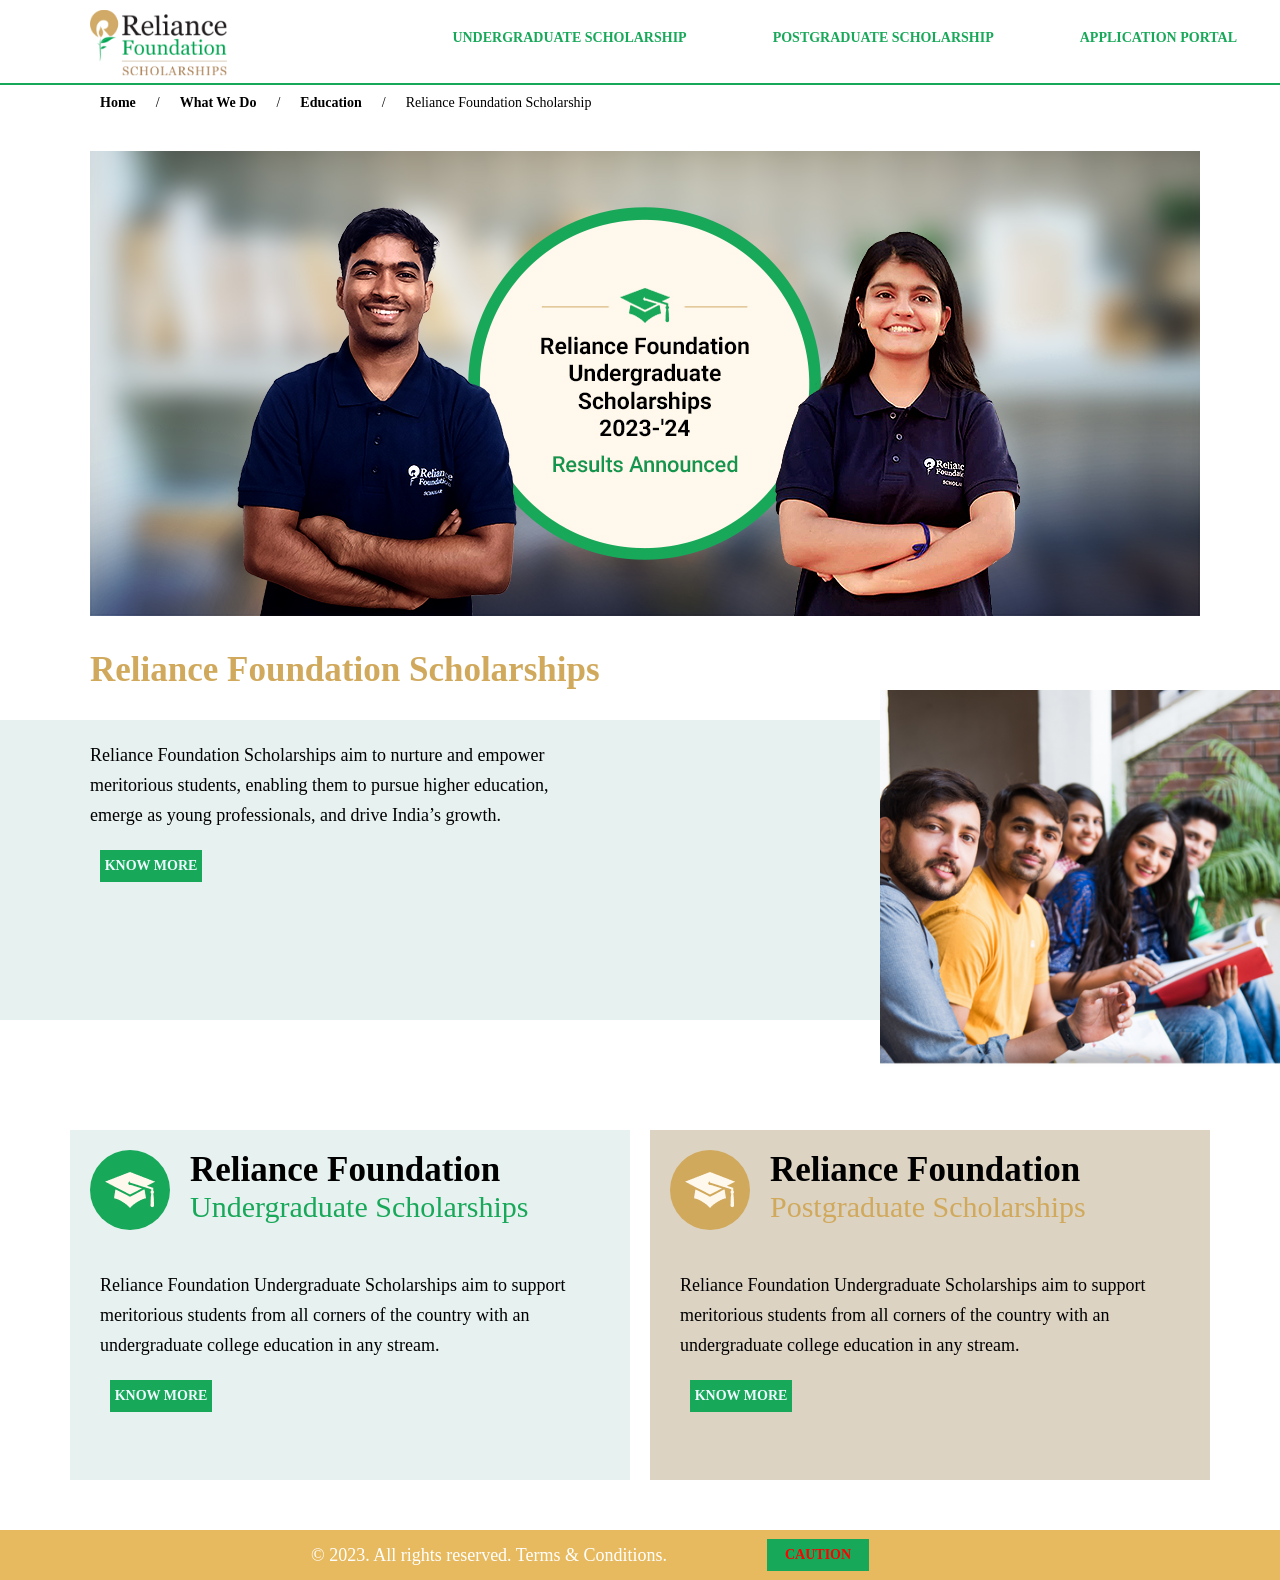
<file: Project-2 Reliance foundation website/index.html>
<!DOCTYPE html>
<html lang="en">

<head>
    <meta charset="UTF-8">
    <meta name="viewport" content="width=device-width, initial-scale=1.0">
    <title>Reliance Foundation</title>
    <link rel="stylesheet" href="CSS/style.css">
    <link rel="stylesheet" href="CSS/utils.css">
</head>

<body>
    <header>
        <nav>
            <div class="logo">
                <img src="img/RF-Scholarhsip-logo.jpg" alt="Reliance Foundation">
            </div>
            <div class="division">
                <ul>
                    <li>UNDERGRADUATE SCHOLARSHIP</li>
                    <li>POSTGRADUATE SCHOLARSHIP</li>
                    <li>APPLICATION PORTAL</li>
                </ul>
            </div>
        </nav>
    </header>
    <hr color="#18A859">
    <Main>

    
    <div class="list">
        <p class="my-2">Home</p>
        <p class="my-1">/</p>
        <p class="my-2">What We Do</p>
        <p class="my-1">/</p>
        <p class="my-2">Education</p>
        <p class="my-1">/</p>
        <p class="my-1">Reliance Foundation Scholarship</p>
    </div>
    <div class="result">
        <img src="img/RFUGScholarshipsResultsAnnounced17Jan2024.jpg" alt="">
    </div>

    <div class="container">
        <div class="heading">Reliance Foundation Scholarships</div>
        <div class="some">
        <div class="details">
           
           <p class="my-3">
            Reliance Foundation Scholarships aim to nurture and empower meritorious students, enabling them to pursue higher education, emerge as young professionals, and drive India’s growth.
        </p>
        
        <div class="button">
            <p>
            KNOW MORE
        </p>
        </div>
        </div>
        <div class="pic">
            <img src="img/rectangle.png" alt="" height="400px" width="400px">
        </div>
    </div>
    
    </div>
    
    <div class="container1">
        
        <div class="some1">
        <div class="detail">
        <div class="details1">
            <div class="image">
                <img src="img/hat.png" alt="">
            </div>
            <div class="heads">
            <p class="heading-1">Reliance Foundation</p>
            <p class="heading-2">Undergraduate Scholarships</p>
        </div>
    </div> 
           <p class="my-4">
            Reliance Foundation Undergraduate Scholarships aim to support meritorious students from all corners of the country with an undergraduate college education in any stream.
        </p>
        
        <div class="button1">
            <p>
            KNOW MORE
        </p>
        </div>
    </div>
    <div class="some1">
        <div class="detail2">
        <div class="details1">
            <div class="image1">
                <img src="img/hat.png" alt="">
            </div>
            <div class="heads">
            <p class="heading-1">Reliance Foundation</p>
            <p class="heading-3">Postgraduate Scholarships</p>
        </div>
    </div> 
           <p class="my-4">
            Reliance Foundation Undergraduate Scholarships aim to support meritorious students from all corners of the country with an undergraduate college education in any stream.
        </p>
        
        <div class="button1">
            <p>
            KNOW MORE
        </p>
        </div>
    </div>
    </div> 
</Main>
<footer>
    <p>© 2023. All rights reserved. Terms & Conditions.</p>
    <div class="button caution">CAUTION</div>
</footer>

</body>

</html>
</file>
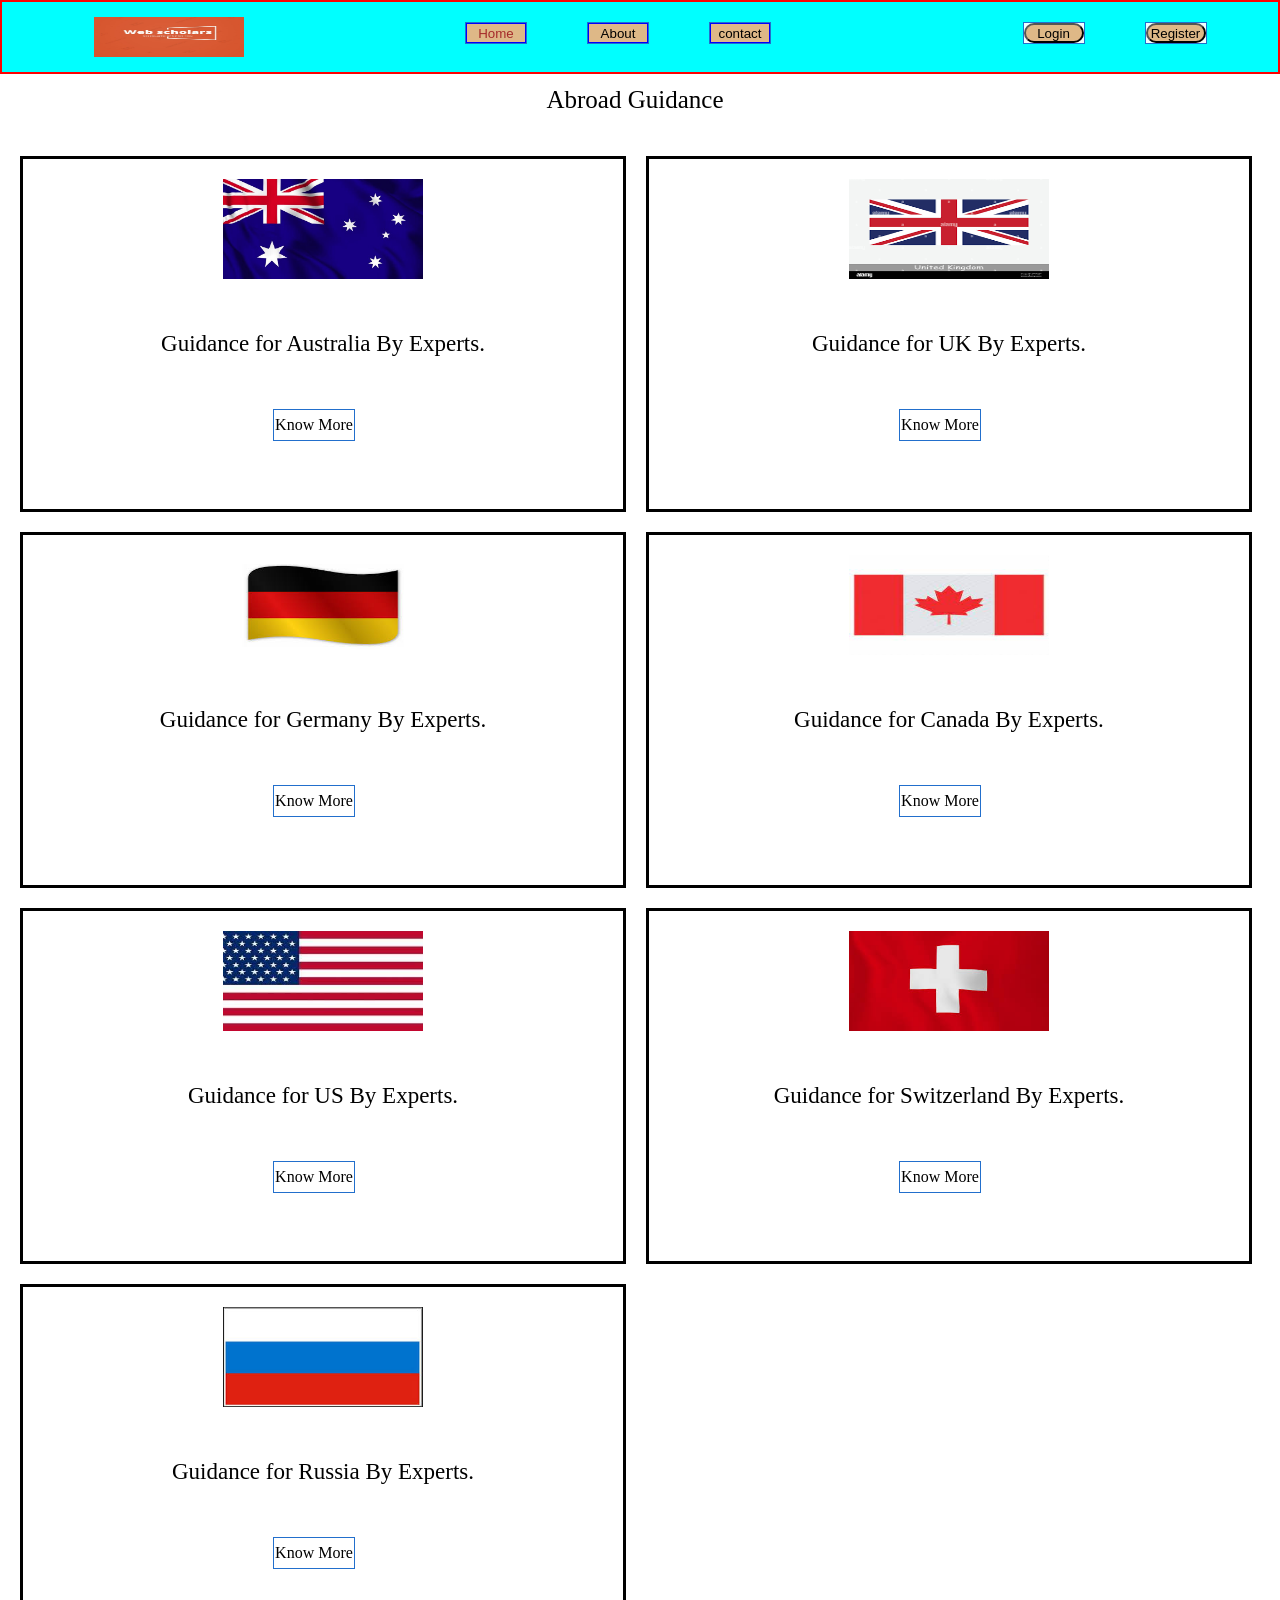
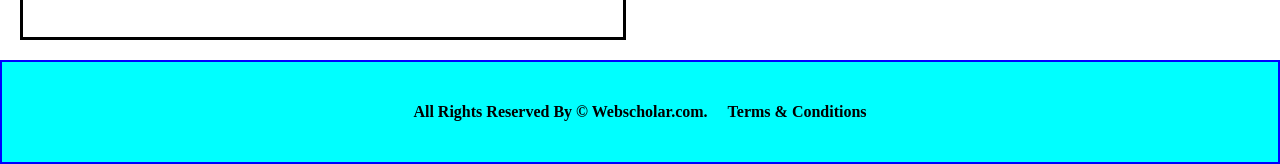
<file: Web Scholar Portal/Abroad.html>
<!DOCTYPE html>
<html lang="en">
<head>
    <meta charset="UTF-8">
    <meta name="viewport" content="width=device-width, initial-scale=1.0">
    <title>Guidance For Study Abroad</title>
    <link rel="stylesheet" href="CSS/style.css">
    <link rel="stylesheet" href="CSS/utils.css">
    <script type="text/javascript" src="js/Onclick.js"></script>
</head>
<body>
<header>
    <nav>
        <a href="About.html"><img src="img/WhatsApp Image 2024-05-19 at 11.09.16_8078d72b.jpg" alt="" height="40px" width="150px"></a>
        <ul>
            <li><button id="but" class="active button" onclick="Home()"> Home </button></li>
            <li> <button id="but" class="button" onclick="About()"> About </li>
            <li> <button id="but" class="button" onclick="Contact()"> contact</li>
        </ul>
        <ul >
            <li> <button id="but2" onclick="Login()">Login</button></li> 
            <li> <button id="but2" onclick="Register()">Register</button></li>
        </ul>
    </nav>
</header>
    <div class="avl">
        <p>Abroad Guidance</p>
    </div>
    <Main>
    <div class="main2">
    <div class="main">
        <div class="s1">
            <div class="abdimg">
            <img src="img/aus.jpg" alt="" height="50px" width="150px">
        </div>
            <p style="font-size: 23px;">
                <br><br>
                Guidance for Australia By Experts.
                <br>
                <br><br>
                </p>
                
            <div class="button4">Know More</div>
        </div>
            <div class="s1">
                <div class="abdimg">
                <img src="img/uk.png" alt="" height="50px" width="150px">
            </div>
                <p style="font-size: 23px;">
                    <br><br>
                    Guidance for UK By Experts.
                    <br>
                    <br><br>
                    </p>
                    
                <div class="button4">Know More</div>
            </div>
            
        </div>
        <div class="main">
            <div class="s1">
                <div class="abdimg">
                <img src="img/germany.jpeg" alt="" height="50px" width="150px">
            </div>
                <p style="font-size: 23px;">
                    <br><br>
                    Guidance for Germany By Experts.
                    <br>
                    <br><br>
                    </p>
                    
                <div class="button4">Know More</div>
            </div>
                <div class="s1">
                    <div class="abdimg">
                    <img src="img/canada.jpeg" alt="" height="50px" width="150px">
                </div>
                    <p style="font-size: 23px;">
                        <br><br>
                        Guidance for Canada By Experts.
                        <br>
                        <br><br>
                        </p>
                        
                    <div class="button4">Know More</div>
                </div>
                
            </div>
            <div class="main">
                <div class="s1">
                    <div class="abdimg">
                    <img src="img/us.jpeg" alt="" height="50px" width="150px">
                </div>
                    <p style="font-size: 23px;">
                        <br><br>
                        Guidance for US By Experts.
                        <br>
                        <br><br>
                        </p>
                        
                    <div class="button4">Know More</div>
                </div>
                    <div class="s1">
                        <div class="abdimg">
                        <img src="img/switz.jpeg" alt="" height="50px" width="150px">
                    </div>
                        <p style="font-size: 23px;">
                            <br><br>
                            Guidance for Switzerland By Experts.
                            <br>
                            <br><br>
                            </p>
                            
                        <div class="button4">Know More</div>
                    </div>
                    
                </div>
                <div class="main">
                    <div class="s1">
                        <div class="abdimg">
                        <img src="img/russia.jpeg" alt="" height="50px" width="150px">
                    </div>
                        <p style="font-size: 23px;">
                            <br><br>
                            Guidance for Russia By Experts.
                            <br>
                            <br><br>
                            </p>
                            
                        <div class="button4">Know More</div>
                    </div>
                    </div>
                    
        </div>
        
    </Main>
    <Footer>
        <p>All Rights Reserved By &copy; Webscholar.com. </p>
        <p class="terms">Terms & Conditions</p>
    </Footer>
    </body>
    </html>
</file>
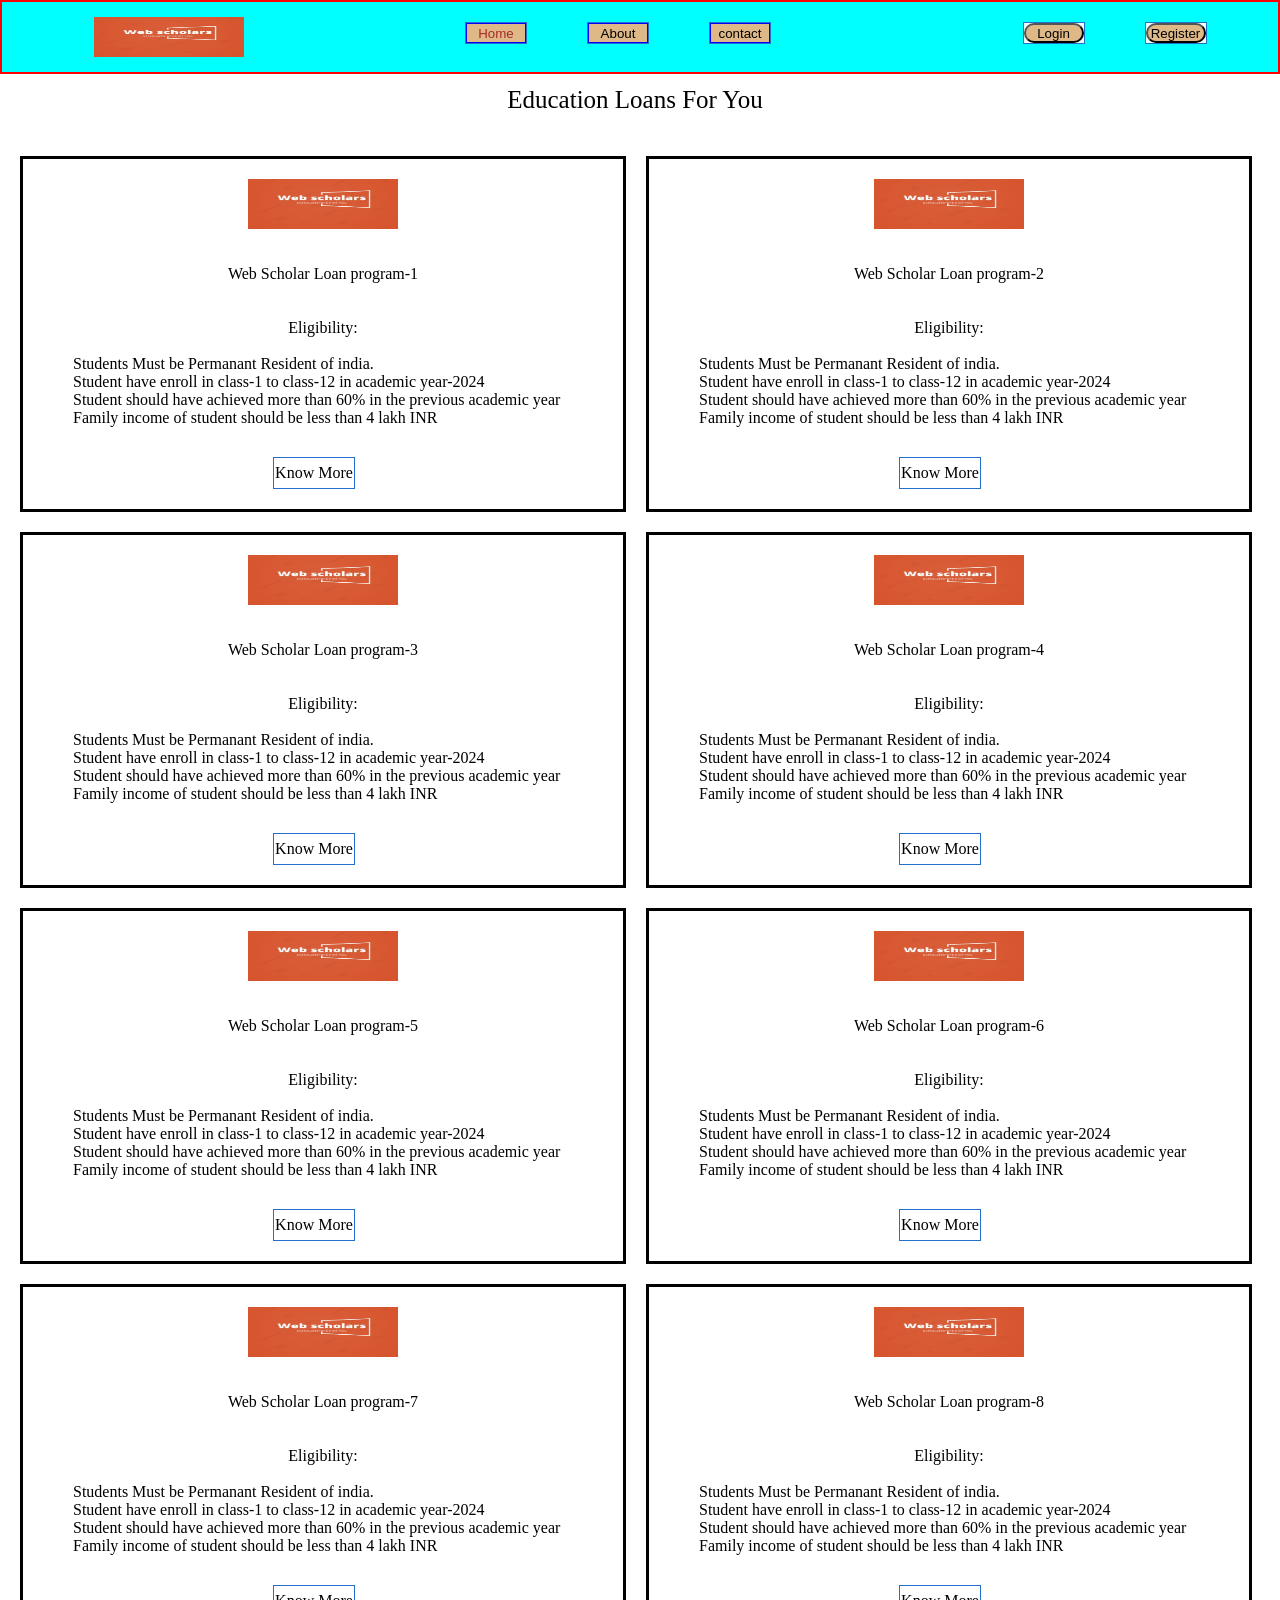
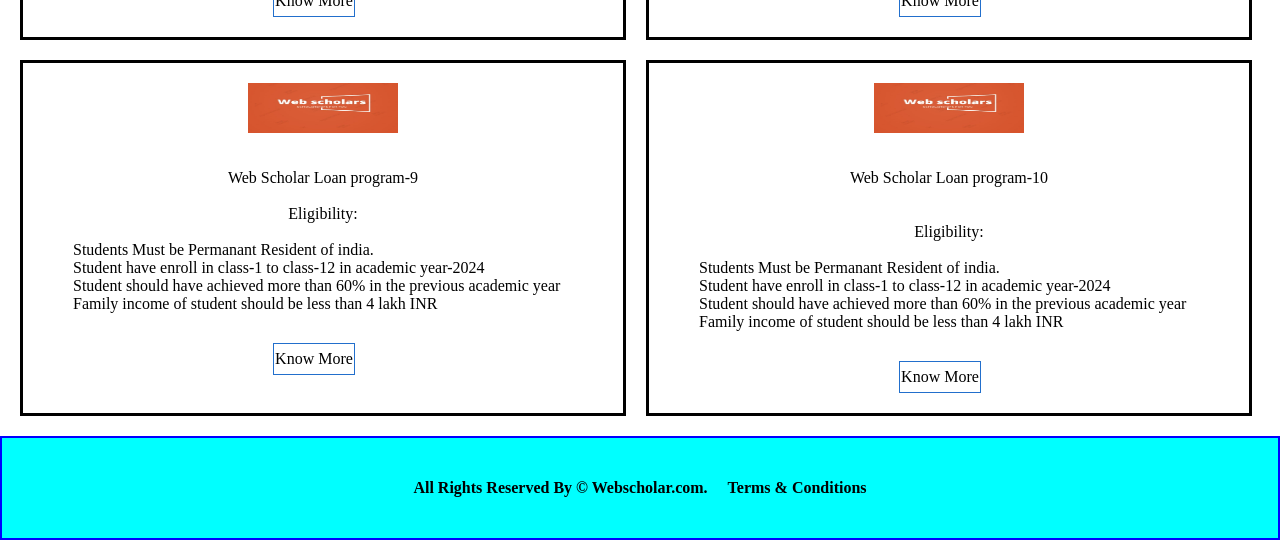
<file: Web Scholar Portal/Educationloan.html>
<!DOCTYPE html>
<html lang="en">
<head>
    <meta charset="UTF-8">
    <meta name="viewport" content="width=device-width, initial-scale=1.0">
    <title>Education loans</title>
    <link rel="stylesheet" href="CSS/style.css">
    <link rel="stylesheet" href="CSS/utils.css">
    <script type="text/javascript" src="js/Onclick.js"></script>
</head>
<body>
    <header>
        <nav>
            <a href="About.html"><img src="img/WhatsApp Image 2024-05-19 at 11.09.16_8078d72b.jpg" alt="" height="40px" width="150px"></a>
            <ul>
                <li><button id="but" class="active button" onclick="Home()"> Home </button></li>
                <li> <button id="but" class="button" onclick="About()"> About </li>
                <li> <button id="but" class="button" onclick="Contact()"> contact</li>
            </ul>
            <ul >
                <li> <button id="but2" onclick="Login()">Login</button></li> 
                <li> <button id="but2" onclick="Register()">Register</button></li>
            </ul>
        </nav>
    </header>
    <div class="avl">
        <p>Education Loans For You</p>
    </div>
    <Main>
    <div class="main2">
    <div class="main">
        
        <div class="s1">
            <div class="sclimg">
            <img src="img/WhatsApp Image 2024-05-19 at 11.09.16_8078d72b.jpg" alt="" height="50px" width="150px">
        </div>
            <p>
                <br><br>
                Web Scholar Loan program-1
                <br>
                <br><br>
                <p>Eligibility:
                </p>
            </p>
           
               <br>
               <div class="det">
               Students Must be Permanant Resident of india.
               <br>
               Student have enroll in class-1 to class-12 in academic year-2024
               <br>
               Student should have achieved more than 60% in the previous academic year
               <br>
               Family income of student should be less than 4 lakh INR
               <br>
            </p>
            <div class="button3">Know More</div>
        </div>
        </div>
        <div class="s1">
            <div class="sclimg">
            <img src="img/WhatsApp Image 2024-05-19 at 11.09.16_8078d72b.jpg" alt="" height="50px" width="150px">
        </div>
            <p>
                <br><br>
                Web Scholar Loan program-2
                <br>
                <br><br>
                <p>Eligibility:
                </p>
            </p>
           
               <br>
               <div class="det">
               Students Must be Permanant Resident of india.
               <br>
               Student have enroll in class-1 to class-12 in academic year-2024
               <br>
               Student should have achieved more than 60% in the previous academic year
               <br>
               Family income of student should be less than 4 lakh INR
               <br>
            </p>
            <div class="button3">Know More</div>
        </div>
        </div>

    </div>
    <div class="main">
        <div class="s1">
            <div class="sclimg">
            <img src="img/WhatsApp Image 2024-05-19 at 11.09.16_8078d72b.jpg" alt="" height="50px" width="150px">
        </div>
            <p>
                <br><br>
                Web Scholar Loan program-3
                <br>
                <br><br>
                <p>Eligibility:
                </p>
            </p>
           
               <br>
               <div class="det">
               Students Must be Permanant Resident of india.
               <br>
               Student have enroll in class-1 to class-12 in academic year-2024
               <br>
               Student should have achieved more than 60% in the previous academic year
               <br>
               Family income of student should be less than 4 lakh INR
               <br>
            </p>
            <div class="button3">Know More</div>
        </div>
        </div>
        <div class="s1">
            <div class="sclimg">
            <img src="img/WhatsApp Image 2024-05-19 at 11.09.16_8078d72b.jpg" alt="" height="50px" width="150px">
        </div>
            <p>
                <br><br>
                Web Scholar Loan program-4
                <br>
                <br><br>
                <p>Eligibility:
                </p>
            </p>
           
               <br>
               <div class="det">
               Students Must be Permanant Resident of india.
               <br>
               Student have enroll in class-1 to class-12 in academic year-2024
               <br>
               Student should have achieved more than 60% in the previous academic year
               <br>
               Family income of student should be less than 4 lakh INR
               <br>
            </p>
            <div class="button3">Know More</div>
        </div>
        </div>

    </div>
    <div class="main">
        <div class="s1">
            <div class="sclimg">
            <img src="img/WhatsApp Image 2024-05-19 at 11.09.16_8078d72b.jpg" alt="" height="50px" width="150px">
        </div>
            <p>
                <br><br>
                Web Scholar Loan program-5
                <br>
                <br><br>
                <p>Eligibility:
                </p>
            </p>
           
               <br>
               <div class="det">
               Students Must be Permanant Resident of india.
               <br>
               Student have enroll in class-1 to class-12 in academic year-2024
               <br>
               Student should have achieved more than 60% in the previous academic year
               <br>
               Family income of student should be less than 4 lakh INR
               <br>
            </p>
            <div class="button3">Know More</div>
        </div>
        </div>
        <div class="s1">
            <div class="sclimg">
            <img src="img/WhatsApp Image 2024-05-19 at 11.09.16_8078d72b.jpg" alt="" height="50px" width="150px">
        </div>
            <p>
                <br><br>
                Web Scholar Loan program-6
                <br>
                <br><br>
                <p>Eligibility:
                </p>
            </p>
           
               <br>
               <div class="det">
               Students Must be Permanant Resident of india.
               <br>
               Student have enroll in class-1 to class-12 in academic year-2024
               <br>
               Student should have achieved more than 60% in the previous academic year
               <br>
               Family income of student should be less than 4 lakh INR
               <br>
            </p>
            <div class="button3">Know More</div>
        </div>
        </div>

    </div>
    <div class="main">
        <div class="s1">
            <div class="sclimg">
            <img src="img/WhatsApp Image 2024-05-19 at 11.09.16_8078d72b.jpg" alt="" height="50px" width="150px">
        </div>
            <p>
                <br><br>
                Web Scholar Loan program-7
                <br>
                <br><br>
                <p>Eligibility:
                </p>
            </p>
           
               <br>
               <div class="det">
               Students Must be Permanant Resident of india.
               <br>
               Student have enroll in class-1 to class-12 in academic year-2024
               <br>
               Student should have achieved more than 60% in the previous academic year
               <br>
               Family income of student should be less than 4 lakh INR
               <br>
            </p>
            <div class="button3">Know More</div>
        </div>
        </div>
        <div class="s1">
            <div class="sclimg">
            <img src="img/WhatsApp Image 2024-05-19 at 11.09.16_8078d72b.jpg" alt="" height="50px" width="150px">
        </div>
            <p>
                <br><br>
                Web Scholar Loan program-8
                <br>
                <br><br>
                <p>Eligibility:
                </p>
            </p>
           
               <br>
               <div class="det">
               Students Must be Permanant Resident of india.
               <br>
               Student have enroll in class-1 to class-12 in academic year-2024
               <br>
               Student should have achieved more than 60% in the previous academic year
               <br>
               Family income of student should be less than 4 lakh INR
               <br>
            </p>
            <div class="button3">Know More</div>
        </div>
        </div>

    </div>
    <div class="main">
        <div class="s1">
            <div class="sclimg">
            <img src="img/WhatsApp Image 2024-05-19 at 11.09.16_8078d72b.jpg" alt="" height="50px" width="150px">
        </div>
            <p>
                <br><br>
                Web Scholar Loan program-9
                <br><br>
                <p>Eligibility:
                </p>
            </p>
           
               <br>
               <div class="det">
               Students Must be Permanant Resident of india.
               <br>
               Student have enroll in class-1 to class-12 in academic year-2024
               <br>
               Student should have achieved more than 60% in the previous academic year
               <br>
               Family income of student should be less than 4 lakh INR
               <br>
            </p>
            <div class="button3">Know More</div>
        </div>
        </div>
        <div class="s1">
            <div class="sclimg">
            <img src="img/WhatsApp Image 2024-05-19 at 11.09.16_8078d72b.jpg" alt="" height="50px" width="150px">
        </div>
            <p>
                <br><br>
                Web Scholar Loan program-10
                <br>
                <br><br>
                <p>Eligibility:
                </p>
            </p>
           
               <br>
               <div class="det">
               Students Must be Permanant Resident of india.
               <br>
               Student have enroll in class-1 to class-12 in academic year-2024
               <br>
               Student should have achieved more than 60% in the previous academic year
               <br>
               Family income of student should be less than 4 lakh INR
               <br>
            </p>
            <div class="button3">Know More</div>
        </div>
        </div>

    </div>
</div>
    </Main>
    <Footer>
        <p>All Rights Reserved By &copy; Webscholar.com. </p>
        <p class="terms">Terms & Conditions</p>
    </Footer>
</body>
</html>
</file>
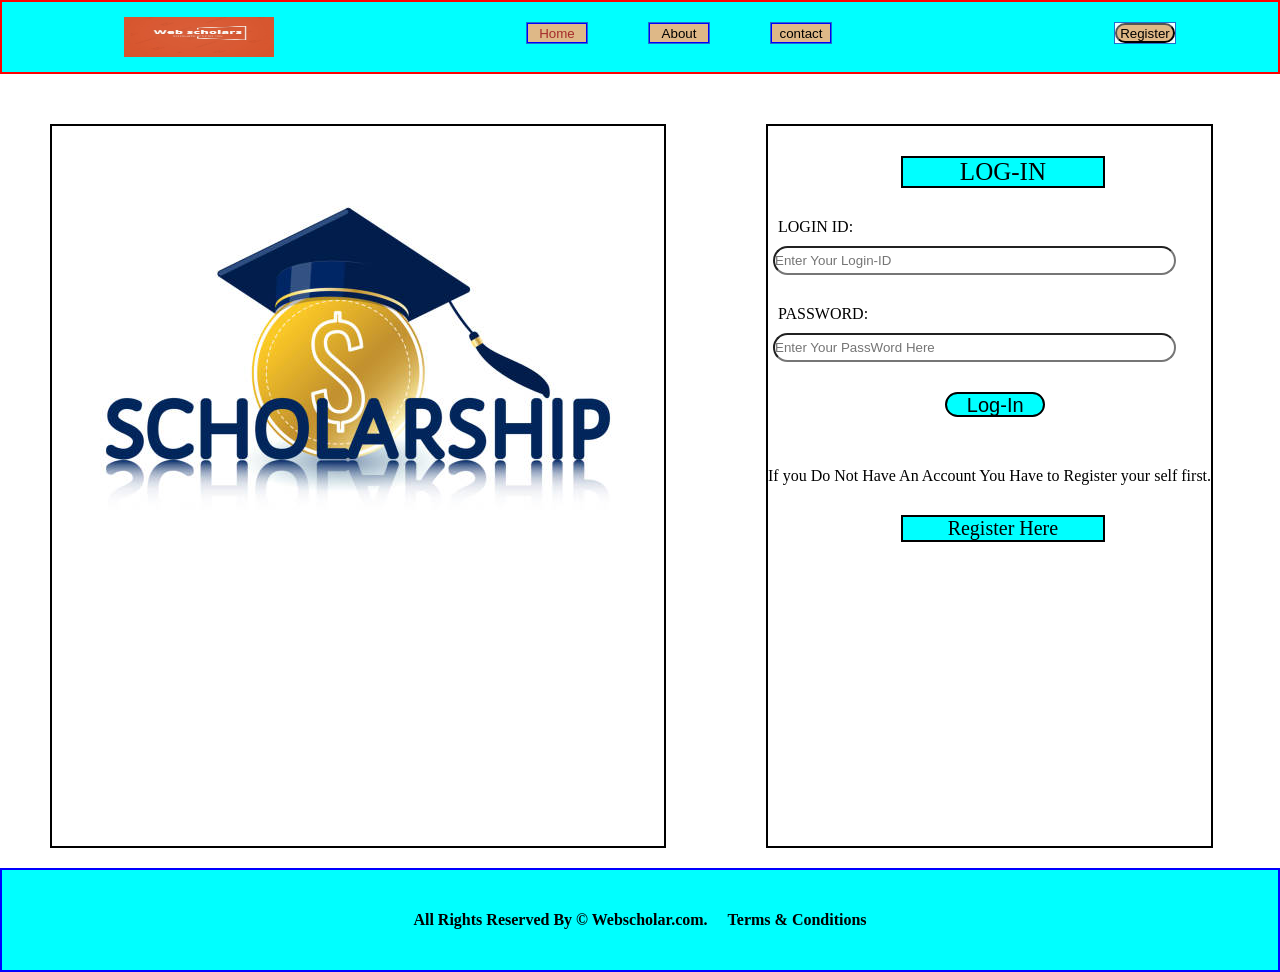
<file: Web Scholar Portal/Login.html>
<!DOCTYPE html>
<html lang="en">
<head>
    <meta charset="UTF-8">
    <meta name="viewport" content="width=device-width, initial-scale=1.0">
    <title>Login Page</title>
    <link rel="stylesheet" href="CSS/style.css">
    <link rel="stylesheet" href="CSS/utils.css">
    <script type="text/javascript" src="js/Onclick.js"></script>
</head>
<body>
    <header>
        <nav>
            <a href="About.html"><img src="img/WhatsApp Image 2024-05-19 at 11.09.16_8078d72b.jpg" alt="" height="40px" width="150px"></a>
            <ul>
                <li><button id="but" class="active button" onclick="Home()"> Home </button></li>
                <li> <button id="but" class="button" onclick="About()"> About </li>
                <li> <button id="but" class="button" onclick="Contact()"> contact</li>
            </ul>
            <ul >
                <!-- <li> <button id="but2" onclick="Login()">Login</button></li>  -->
                <li> <button id="but2" onclick="Register()">Register</button></li>
            </ul>
        </nav>
    </header>
    <Main>
    <div class="leftimage">
        <img src="img/istockphoto-1366851749-612x612.jpg" alt="">
    </div>
    <form action="Home.html">
    <div class="login">
        
        <p class="login1">LOG-IN</p>
        <p class="login-2">LOGIN ID:</p>
        <input type="text" name="" id="" placeholder="Enter Your Login-ID" required>
        <p class="login-2">PASSWORD:</p>
        <input type="password" placeholder="Enter Your PassWord Here" required >
        <input type="submit" id="log-but" value="Log-In"></p>
        <p class="reg">If you Do Not Have An Account You Have to Register your self first.</p>
        <p class="reg1"><a href="Register.html">Register Here</a></p>
    </div>
    </form>

</Main>
<Footer>
    <p>All Rights Reserved By &copy; Webscholar.com. </p>
    <p class="terms">Terms & Conditions</p>
</Footer>
</body>
</html>
</file>
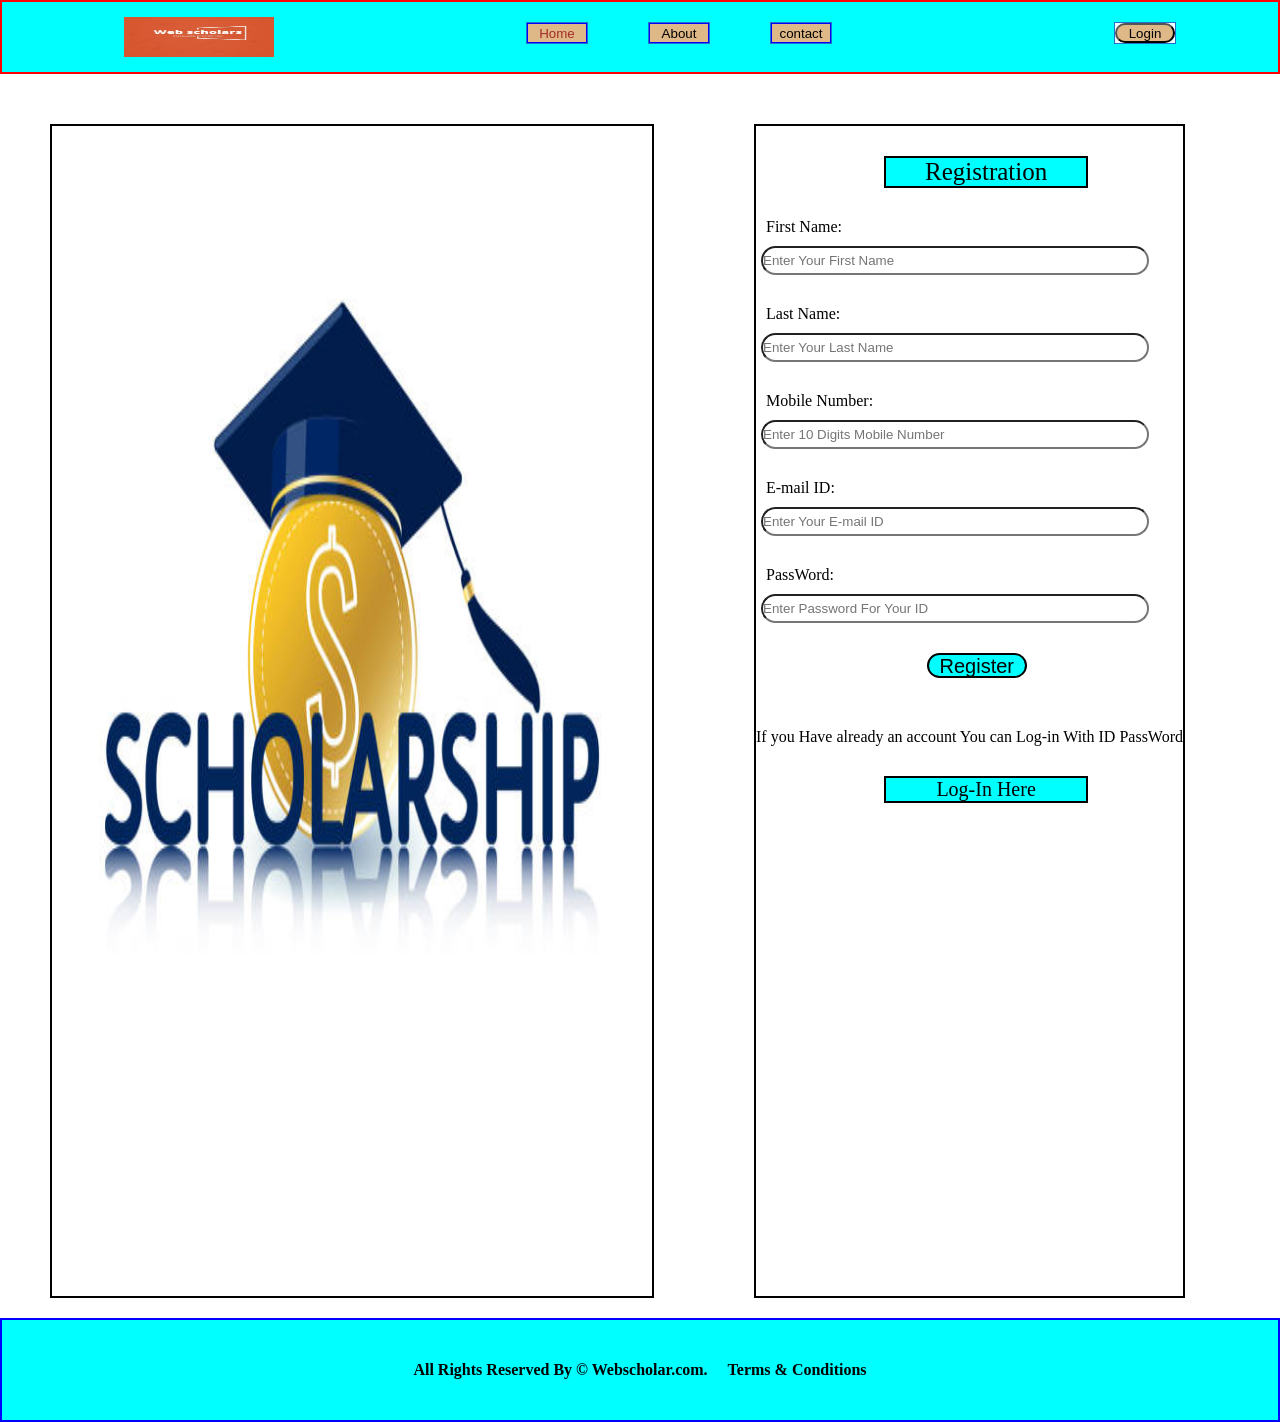
<file: Web Scholar Portal/Register.html>
<!DOCTYPE html>
<html lang="en">
<head>
    <meta charset="UTF-8">
    <meta name="viewport" content="width=device-width, initial-scale=1.0">
    <title>Login Page</title>
    <link rel="stylesheet" href="CSS/style.css">
    <link rel="stylesheet" href="CSS/utils.css">
    <script type="text/javascript" src="js/Onclick.js"></script>
</head>
<body>
    <header>
        <nav>
            <a href="About.html"><img src="img/WhatsApp Image 2024-05-19 at 11.09.16_8078d72b.jpg" alt="" height="40px" width="150px"></a>
            <ul>
                <li><button id="but" class="active button" onclick="Home()"> Home </button></li>
                <li> <button id="but" class="button" onclick="About()"> About </li>
                <li> <button id="but" class="button" onclick="Contact()"> contact</li>
            </ul>
            <ul >
                <li> <button id="but2" onclick="Login()">Login</button></li> 
                <!-- <li> <button id="but2" onclick="Register()">Register</button></li> -->
            </ul>
        </nav>
    </header>
    <Main>
    <div class="leftimage1">
        <img src="img/istockphoto-1366851749-612x612.jpg" alt="">
    </div>
    <form action="Login.html">
    <div class="login3">
        <p class="login1">Registration</p>
        <p class="login-2">First Name:</p>
        <input type="text" name="" id="" placeholder="Enter Your First Name" required>
        <p class="login-2">Last Name:</p>
        <input type="text" placeholder="Enter Your Last Name" required>
        <p class="login-2">Mobile Number:</p>
        <input type="tel" pattern="[7-9]{1}[0-9]{9}" required maxlength="10" placeholder="Enter 10 Digits Mobile Number" size="50px">
        <p class="login-2">E-mail ID:</p>
        <input type="email" placeholder="Enter Your E-mail ID" required>
        <p class="login-2">PassWord:</p>
        <input type="password" placeholder="Enter Password For Your ID" required>
        <input type="submit" id="log-but" value="Register"></p>
        
        <p class="reg">If you Have already an account You can Log-in With ID PassWord</p>
        <p class="reg1"><a href="Login.html">Log-In Here</a></p>
    </div>
</form>
</Main>
<Footer>
    <p>All Rights Reserved By &copy; Webscholar.com. </p>
    <p class="terms"> Terms & Conditions</p>
</Footer>
</body>
</html>
</file>
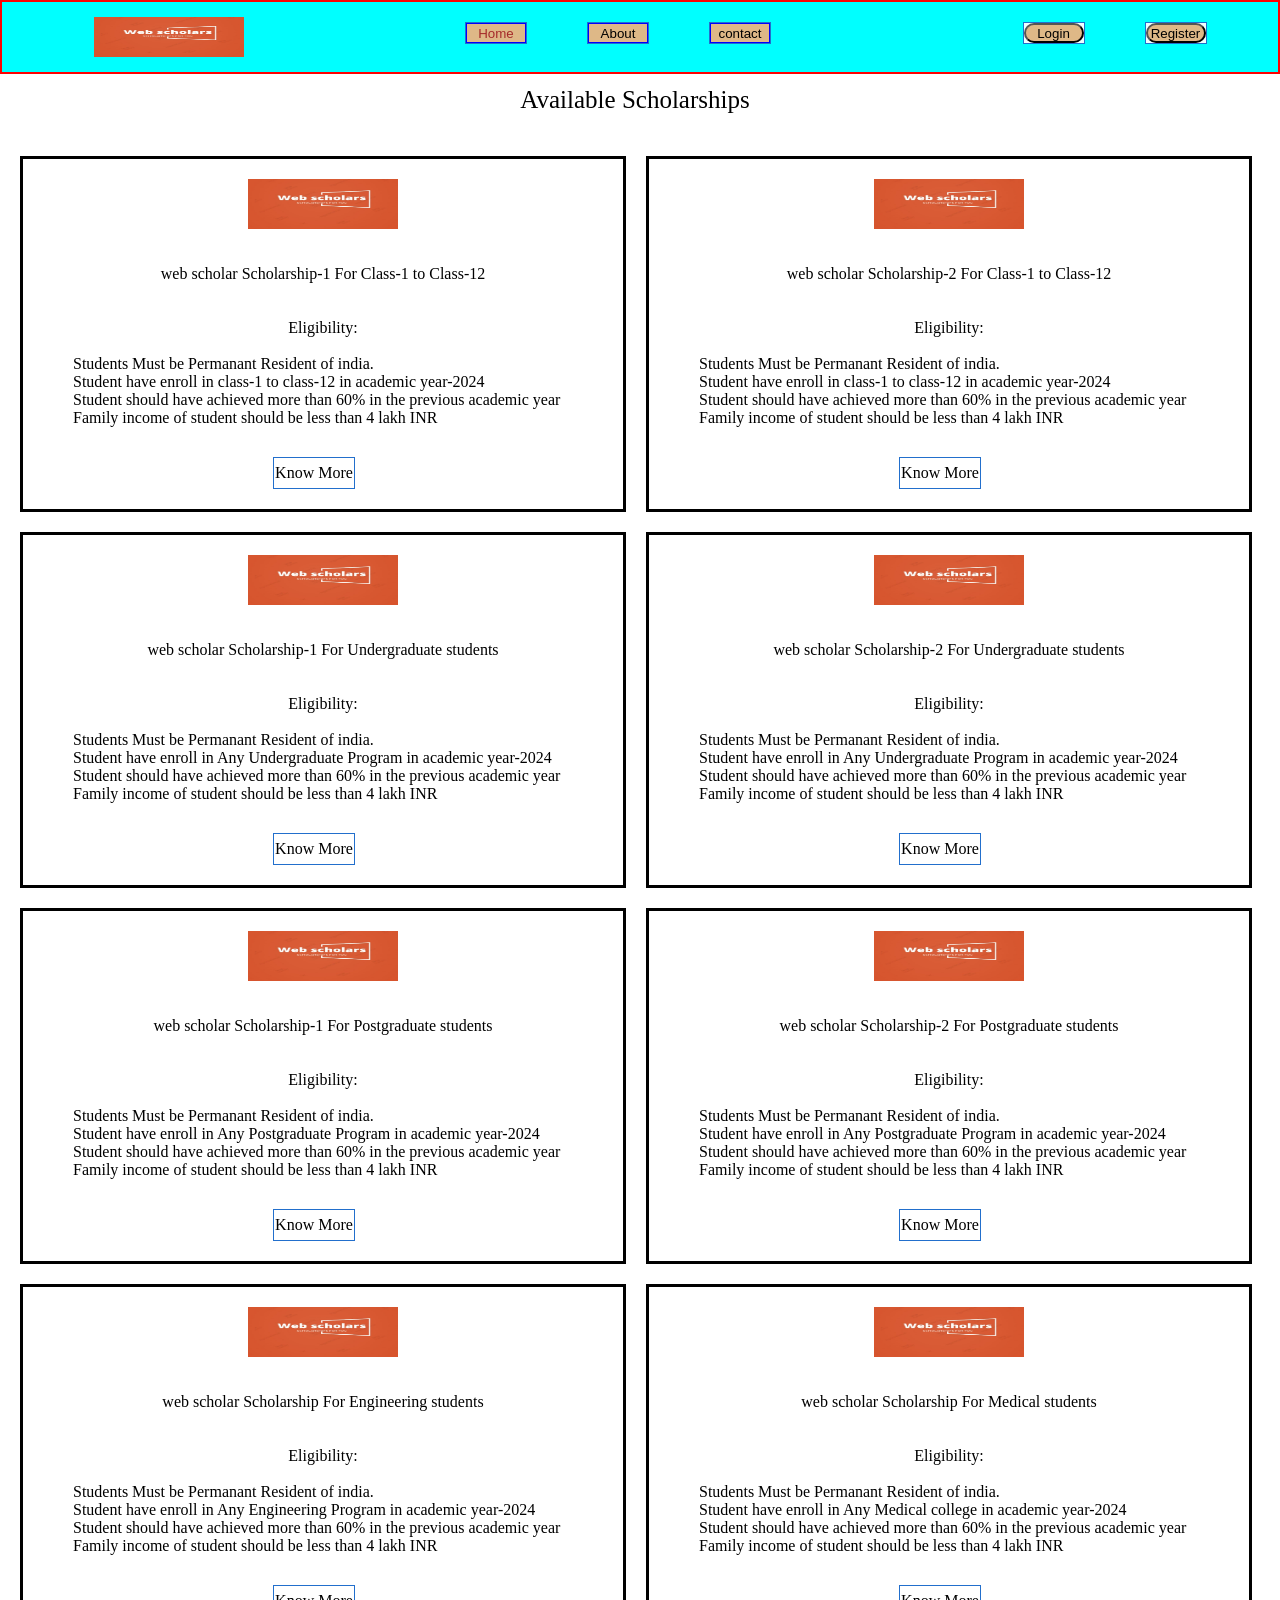
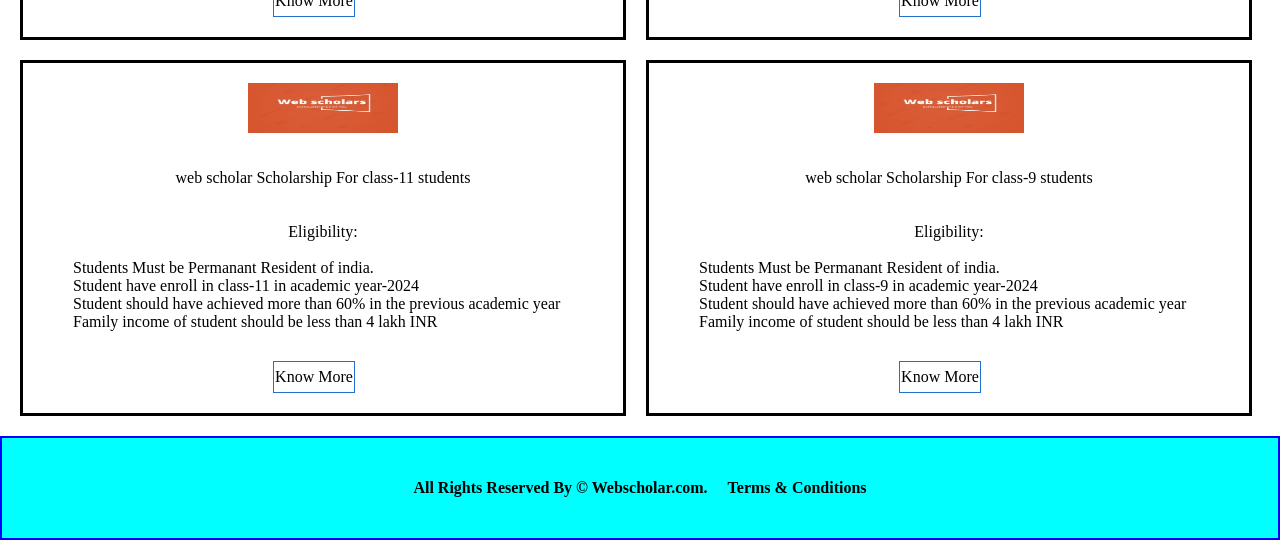
<file: Web Scholar Portal/Scholarships.html>
<!DOCTYPE html>
<html lang="en">
<head>
    <meta charset="UTF-8">
    <meta name="viewport" content="width=device-width, initial-scale=1.0">
    <title>Available Scholarships</title>
    <link rel="stylesheet" href="CSS/style.css">
    <link rel="stylesheet" href="CSS/utils.css">
    <script type="text/javascript" src="js/Onclick.js"></script>
</head>
<body>
    <header>
        <nav>
            <a href="About.html"><img src="img/WhatsApp Image 2024-05-19 at 11.09.16_8078d72b.jpg" alt="" height="40px" width="150px"></a>
            <ul>
                <li><button id="but" class="active button" onclick="Home()"> Home </button></li>
                <li> <button id="but" class="button" onclick="About()"> About </li>
                <li> <button id="but" class="button" onclick="Contact()"> contact</li>
            </ul>
            <ul >
                <li> <button id="but2" onclick="Login()">Login</button></li> 
                <li> <button id="but2" onclick="Register()">Register</button></li>
            </ul>
        </nav>
    </header>
    <div class="avl">
        <p>Available Scholarships</p>
    </div>
    <Main>
    <div class="main2">
    <div class="main">
        
        <div class="s1">
            <div class="sclimg">
            <img src="img/WhatsApp Image 2024-05-19 at 11.09.16_8078d72b.jpg" alt="" height="50px" width="150px">
        </div>
            <p>
                <br><br>
                web scholar Scholarship-1 For Class-1 to Class-12
                <br>
                <br><br>
                <p>Eligibility:
                </p>
            </p>
           
               <br>
               <div class="det">
               Students Must be Permanant Resident of india.
               <br>
               Student have enroll in class-1 to class-12 in academic year-2024
               <br>
               Student should have achieved more than 60% in the previous academic year
               <br>
               Family income of student should be less than 4 lakh INR
               <br>
            </p>
            <div class="button3">Know More</div>
        </div>
        </div>
        <div class="s1">
            <div class="sclimg">
            <img src="img/WhatsApp Image 2024-05-19 at 11.09.16_8078d72b.jpg" alt="" height="50px" width="150px">
        </div>
            <p>
                <br><br>
                web scholar Scholarship-2 For Class-1 to Class-12
                <br>
                <br><br>
                <p>Eligibility:
                </p>
            </p>
           
               <br>
               <div class="det">
               Students Must be Permanant Resident of india.
               <br>
               Student have enroll in class-1 to class-12 in academic year-2024
               <br>
               Student should have achieved more than 60% in the previous academic year
               <br>
               Family income of student should be less than 4 lakh INR
               <br>
            </p>
            <div class="button3">Know More</div>
        </div>
        </div>

    </div>
    <div class="main">
        <div class="s1">
            <div class="sclimg">
            <img src="img/WhatsApp Image 2024-05-19 at 11.09.16_8078d72b.jpg" alt="" height="50px" width="150px">
        </div>
            <p>
                <br><br>
                web scholar Scholarship-1 For Undergraduate students
                <br>
                <br><br>
                <p>Eligibility:
                </p>
            </p>
           
               <br>
               <div class="det">
               Students Must be Permanant Resident of india.
               <br>
               Student have enroll in Any Undergraduate Program  in academic year-2024
               <br>
               Student should have achieved more than 60% in the previous academic year
               <br>
               Family income of student should be less than 4 lakh INR
               <br>
            </p>
            <div class="button3">Know More</div>
        </div>
        </div>
        <div class="s1">
            <div class="sclimg">
            <img src="img/WhatsApp Image 2024-05-19 at 11.09.16_8078d72b.jpg" alt="" height="50px" width="150px">
        </div>
            <p>
                <br><br>
                web scholar Scholarship-2 For Undergraduate students
                <br>
                <br><br>
                <p>Eligibility:
                </p>
            </p>
           
               <br>
               <div class="det">
               Students Must be Permanant Resident of india.
               <br>
               Student have enroll in Any Undergraduate Program  in academic year-2024
               <br>
               Student should have achieved more than 60% in the previous academic year
               <br>
               Family income of student should be less than 4 lakh INR
               <br>
            </p>
            <div class="button3">Know More</div>
        </div>
        </div>

    </div>
    <div class="main">
        <div class="s1">
            <div class="sclimg">
            <img src="img/WhatsApp Image 2024-05-19 at 11.09.16_8078d72b.jpg" alt="" height="50px" width="150px">
        </div>
            <p>
                <br><br>
                web scholar Scholarship-1 For Postgraduate students
                <br>
                <br><br>
                <p>Eligibility:
                </p>
            </p>
           
               <br>
               <div class="det">
               Students Must be Permanant Resident of india.
               <br>
               Student have enroll in Any Postgraduate Program  in academic year-2024
               <br>
               Student should have achieved more than 60% in the previous academic year
               <br>
               Family income of student should be less than 4 lakh INR
               <br>
            </p>
            <div class="button3">Know More</div>
        </div>
        </div>
        <div class="s1">
            <div class="sclimg">
            <img src="img/WhatsApp Image 2024-05-19 at 11.09.16_8078d72b.jpg" alt="" height="50px" width="150px">
        </div>
            <p>
                <br><br>
                web scholar Scholarship-2 For Postgraduate students
                <br>
                <br><br>
                <p>Eligibility:
                </p>
            </p>
           
               <br>
               <div class="det">
               Students Must be Permanant Resident of india.
               <br>
               Student have enroll in Any Postgraduate Program  in academic year-2024
               <br>
               Student should have achieved more than 60% in the previous academic year
               <br>
               Family income of student should be less than 4 lakh INR
               <br>
            </p>
            <div class="button3">Know More</div>
        </div>
        </div>

    </div>
    <div class="main">
        <div class="s1">
            <div class="sclimg">
            <img src="img/WhatsApp Image 2024-05-19 at 11.09.16_8078d72b.jpg" alt="" height="50px" width="150px">
        </div>
            <p>
                <br><br>
                web scholar Scholarship For Engineering students
                <br>
                <br><br>
                <p>Eligibility:
                </p>
            </p>
           
               <br>
               <div class="det">
               Students Must be Permanant Resident of india.
               <br>
               Student have enroll in Any Engineering Program  in academic year-2024
               <br>
               Student should have achieved more than 60% in the previous academic year
               <br>
               Family income of student should be less than 4 lakh INR
               <br>
            </p>
            <div class="button3">Know More</div>
        </div>
        </div>
        <div class="s1">
            <div class="sclimg">
            <img src="img/WhatsApp Image 2024-05-19 at 11.09.16_8078d72b.jpg" alt="" height="50px" width="150px">
        </div>
            <p>
                <br><br>
                web scholar Scholarship For Medical students
                <br>
                <br><br>
                <p>Eligibility:
                </p>
            </p>
           
               <br>
               <div class="det">
               Students Must be Permanant Resident of india.
               <br>
               Student have enroll in Any Medical college in academic year-2024
               <br>
               Student should have achieved more than 60% in the previous academic year
               <br>
               Family income of student should be less than 4 lakh INR
               <br>
            </p>
            <div class="button3">Know More</div>
        </div>
        </div>

    </div>
    <div class="main">
        <div class="s1">
            <div class="sclimg">
            <img src="img/WhatsApp Image 2024-05-19 at 11.09.16_8078d72b.jpg" alt="" height="50px" width="150px">
        </div>
            <p>
                <br><br>
                web scholar Scholarship For class-11 students
                <br>
                <br><br>
                <p>Eligibility:
                </p>
            </p>
           
               <br>
               <div class="det">
               Students Must be Permanant Resident of india.
               <br>
               Student have enroll in class-11 in academic year-2024
               <br>
               Student should have achieved more than 60% in the previous academic year
               <br>
               Family income of student should be less than 4 lakh INR
               <br>
            </p>
            <div class="button3">Know More</div>
        </div>
        </div>
        <div class="s1">
            <div class="sclimg">
            <img src="img/WhatsApp Image 2024-05-19 at 11.09.16_8078d72b.jpg" alt="" height="50px" width="150px">
        </div>
            <p>
                <br><br>
                web scholar Scholarship For class-9 students
                <br>
                <br><br>
                <p>Eligibility:
                </p>
            </p>
           
               <br>
               <div class="det">
               Students Must be Permanant Resident of india.
               <br>
               Student have enroll in class-9  in academic year-2024
               <br>
               Student should have achieved more than 60% in the previous academic year
               <br>
               Family income of student should be less than 4 lakh INR
               <br>
            </p>
            <div class="button3">Know More</div>
        </div>
        </div>

    </div>
</div>
    </Main>
    <Footer>
        <p>All Rights Reserved By &copy; Webscholar.com. </p>
        <p class="terms">Terms & Conditions</p>
    </Footer>
</body>
</html>
</file>
<file: Project-2 Reliance foundation website/CSS/style.css>
* {
    margin: 0;
    padding: 0;
}

header {
    height: 83px;
    /* background-color: aqua; */
    position: sticky;
    top: 0;
    background-color: white;
}

hr {
    position: sticky;
    top: 83px;
}

.logo img {
    margin: 10px 90px;
}

.logo img:hover {
    cursor: pointer;
}

.division ul {
    display: flex;
    list-style: none;

}

.division ul li {
    padding: 10px 20px;
    margin: 20px 23px;
    color: #18A859;
    font-size: 14px;
    font-weight: bold;
}

.division ul li:hover {
    background-color: #18A859;
    color: aliceblue;
    cursor: pointer;
}

nav {
    display: flex;
    justify-content: space-between;
}

.list {
    display: flex;
    margin: auto 90px;

}

.list p {
    padding: 10px;
    font-size: 14px;
}

.my-2:hover {
    cursor: pointer;
}

.result img {
    margin: 30px 90px;
}

.result img:hover {
    cursor: pointer;
}

.container {
    height: 400px;
    width: 100vw;
}

.heading {
    margin: auto 90px;
    color: rgb(208, 169, 92);
    font-size: 35px;
    font-weight: bold;
}

.details {
    background-color: rgb(231 241 240);
    height: 300px;
    width: 100vw;
    margin-top: 30px;
    padding: auto 90px;
}

.my-3 {
    width: 500px;
    padding: 20px 90px;
    line-height: 30px;
    font-size: 18px;
    font-weight: 400;
}

.button {
    margin: 0px 100px;
    display: flex;
    height: 30px;
    width: 100px;
    background-color: #18A859;
    border: 1px solid #18A859;
    align-items: center;
    justify-content: center;
    text-align: center;
    font-size: 14px;
    font-weight: 800;
    color: aliceblue;
}

.button:hover {
    background-color: white;
    color: #18A859;
    cursor: pointer;
}

.heading-1 {
    margin: 20px 30px 0px 0px;
    color: black;
    font-size: 35px;
    font-weight: bold;
}

.heading-2 {
    margin: 0px 0px;
    font-size: 30px;
    color: #18A859;
}

.some {
    display: flex;
    width: 100vw;
}

.image {
    height: 80px;
    width: 80px;
    display: flex;
    border-radius: 50%;
    background-color: #18A859;
    align-items: center;
    justify-content: center;
    margin: 20px;
}

.details1 {

    display: flex;
}

.detail {
    background-color: rgb(231 241 240);
    height: 350px;
    width: 50vw;
    margin-top: 30px;

}

.some1 {
    display: flex;
    width: 30vw;

    padding-left: 20px;

}

.container1 {
    display: flex;
    padding: 50px;
}

.my-4 {
    width: 500px;
    padding: 20px 30px;
    line-height: 30px;
    font-size: 18px;
    font-weight: 400;

}

.heading-3 {
    margin: 0px 0px;
    font-size: 30px;
    color: rgb(208, 169, 92);

}

.button1 {
    margin: 0px 40px;
    display: flex;
    height: 30px;
    width: 100px;
    background-color: #18A859;
    border: 1px solid #18A859;
    align-items: center;
    justify-content: center;
    text-align: center;
    font-size: 14px;
    font-weight: 800;
    color: aliceblue;
}

.button1:hover {
    background-color: white;
    color: #18A859;
    cursor: pointer;
}

.image1 {
    height: 80px;
    width: 80px;
    display: flex;
    border-radius: 50%;
    background-color: rgb(208, 169, 92);
    align-items: center;
    justify-content: center;
    margin: 20px;
}

.detail2 {
    background-color: rgb(221 211 195);
    width: 50vw;
    margin-top: 30px;

}

footer {
    height: 50px;
    background-color: rgb(232, 186, 95);
    display: flex;
    justify-content: center;
    align-items: center;
    color: white;
    font-size: 18px;
}

.caution {
    color: red;
}

.caution:hover {
    background-color: white;
    color: red;

}
</file>
<file: Project-2 Reliance foundation website/CSS/utils.css>
.my-1{
    font-weight: 300;
}
.my-2{
    font-weight: 600;
}
</file>
<file: Web Scholar Portal/CSS/style.css>
*{
    margin: 0;
    padding: 0;
}
header{
    height:70px;
    /* width:100vw; */
    background-color: aqua;
    border:2px solid red;
    color:white;
}
nav{
    display: flex;
    justify-content: space-evenly;
    /* align-items: center; */
}
nav img{
    padding-top: 15px;
    padding-left: 50px;
}
nav img:hover{
    cursor: pointer;
}
nav ul{
    display: flex;
    list-style: none;
   
    padding-left: 150px;
    padding-bottom: 20px;
}
li{
    display: flex;
    align-items: center;
    justify-content: center;
    /* height:25px; */
    width:60px;
    background-color: azure;
    color: black;
   margin:  20px 30px;
   border: 1px solid rgb(34, 111, 204);
    
}
 li a{
    text-decoration: none;
    color: black;
    display: flex;
    align-items: center;
    justify-content: center;
    width: 60px;
    
 }
li a:hover{
    cursor: pointer;
    background-color: rgb(63, 191, 31);
    /* height:30px; */
    width:70px;
    display: flex;
    align-items: center;
    justify-content: center;
} 
nav ul .log{
    border-radius: 30px;
    width:60px;
    padding: auto 50px;
}
nav ul .log:hover{
    border-radius: 30px;
    width:60px;
    padding: auto 50px;
}


.intro{
    margin-top: 20px;
    text-align: center;
    font-size: 30px;
    color: rgb(200, 25, 40);
}
.news{
    font-size: 25px;
    margin-left: 35px;
    color:dodgerblue
}
.img1 img{
   height:400px;
   width:1200px;
}
.options{
    display: flex;
    justify-content: space-evenly;
    
}
.ask{
    font-size: 20px;
}

.options p{
    margin-left: 20px;
}
#but{
    border:1px solid blue;
    justify-content: center;
    background-color:burlywood;
    align-items: center;
    height: 20px;
    width: 100px;
}

#but:hover{
    display: flex;
    background-color: white;
    height:20px;
    width:120px;
    color:brown;
    cursor: pointer;
    justify-content: center;
    align-items: center;
}
.active, .button:hover{
    display: flex;
    background-color: white;
    height:20px;
    width:120px;
    color:brown;
    cursor: pointer;
    justify-content: center;
    align-items: center;
}
#but2{
    border-radius: 10px;
    justify-content: center;
    background-color:burlywood;
    /* align-items: center; */
    height: 20px;
    width: 100px;
}
#but2:hover{
    display: flex;
    background-color: white;
    height:20px;
    width:120px;
    color:brown;
    cursor: pointer;
    justify-content: center;
    align-items: center;
}
Footer{
    margin-top: 20px;
    height:100px;
    background-color: aqua;
    display: flex;
    justify-content: center;
    align-items: center;
    font-weight: bolder;
    border: 2px solid blue;
}
.terms{
    margin-left: 20px;
}
.terms:hover{
    cursor: pointer;
}
.opt a{
    text-decoration: none;
    color: brown;
}
</file>
<file: Web Scholar Portal/CSS/utils.css>
*{
    margin: 0;
    padding: 0;
}
/* header {
    font-size: 40px;
    font-weight: bold;
    color: black;
    display: flex;
    justify-content: center;
    align-items: center;
} */
.a{
    margin-top: 20px;
    margin-bottom: 20px;
    font-size: 40px;
    font-weight: bold;
    color: black;
    display: flex;
    justify-content: center;
    /* align-items: center; */
    text-align: center;
    background-color:grey;
    border: 2px solid red;
}
.a p{
    margin: auto;
    justify-content: center;
}
Main{
    display: flex;
}
.left img{
    border: 4px solid black;
}
.about{
    background-color: grey;
    border:4px solid black;
    text-align: center;
    justify-content: center;
}
.p1{
    padding-top: 50px;
    padding-bottom: 39px;
    margin-top: 30px;
    font-size: 50px;
    margin-bottom: 30px;
    color: blueviolet;
}
.p2{
    font-size: 35px;
    color: red;
}
.mar{
    margin-top: 0px;
}
.center{
    padding-left:400px;
    padding-right: 400px;
    display: flex;
    justify-content: center;
    align-items: center;
    height:100px;
}
.box{
    background-color:grey;
    display: flex;
    height:50px;
    width:200px;
    justify-content: center;
    align-items: center;
    border: 4px solid black;
    font-size: 20px;
    font-weight: bold;
}
.contact{
    display: grid;
    grid-template-columns: auto auto;
    grid-row-gap: 30px;
    grid-column-gap: 200px;
    margin-left: 40px;
    margin-right: 40px;
    align-items: center;
}
.contact p {
    border: 2px solid black;
    display: flex;
    justify-content: center;
    font-weight: bolder;
    height: 30px;
    align-items: center;
    /* justify-self: center; */
}
.leftimage{
    height: 80vh;
    border: 2px solid black;
    margin: 50px 50px 0px 50px;
}
.login{
    margin:50px 50px 0px 50px;
    border: 2px solid black;
    height: 80vh;
}
.login1{
    margin-top:30px;
    margin-left:30%;
    width:200px;
    display: flex;
    justify-content: center;
    justify-self: center;
    font-size: 25px;
    border: 2px solid black;
    background-color: aqua;
}
.login-2{
    margin-left: 10px;
    margin-top: 30px;
}
.reg{
    margin-top: 50px;
  text-align: center;
}
.login input{
    margin-top: 10px;
    margin-left: 5px;
    width: 90%;
    height: 25px;
    border-radius: 15px;
}
.reg1{
    margin-top:30px;
    margin-left:30%;
    display: flex;
    justify-content: center;
    width:200px;
    justify-self: center;
    font-size: 20px;
    border: 2px solid black;
    background-color: aqua;   
}
.reg1:hover{
    background-color: aliceblue;
}
#log-but{
    margin-top:30px;
    margin-left:40%;
    margin-bottom: 0px;
    display: flex;
    justify-content: center;
    width:200px;
    justify-self: center;
    font-size: 20px;
    border: 2px solid black;
    background-color: aqua;   
    border-radius: 0px;
}
.reg1 a{
    text-decoration: none;
    color: black;
}
.login3{
    margin:50px 50px 0px 50px;
    border: 2px solid black;
    height: 130vh;
}
.login3 input{
    margin-top: 10px;
    margin-left: 5px;
    width: 90%;
    height: 25px;
    border-radius: 15px;
}
.leftimage1{
    height: 130vh;
    border: 2px solid black;
    margin: 50px 50px 0px 50px;
}
.leftimage1 img{
    height: 110vh;
   width:600px;
}
.avl{
    height:50px;
    width: 1270px;
    margin-top: 12px;
    display: flex;
    font-size: 25px;
    justify-content: center;
}
.s1 p{
    display: flex;
    justify-content: center;
}
.button3{
    margin-top: 30px;
    display: flex;
    justify-content: center;
    margin-left: 200px;
    align-items: center;
    font-weight: 500;
    width: 80px;
    height:30px;
    border: 1px solid rgb(34, 111, 204);
}
.button3:hover{
    cursor: pointer;
    background-color: aqua;
    height:35px;
    width:90px;

}
.sclimg{
    margin-top: 20px;
    display: flex;
    justify-content: center;

}
.det{
    margin-left: 50px;
}
.s1{
    margin-left: 20px;
    height: 350px;
    width:600px;
    border: 3px solid black;
}
.main{
    margin-top: 20px;
    display: flex;
}
.Main2{
        display: flex;
}
.abdimg{
    margin-top: 20px;
    display: flex;
    justify-content: center;

}
.abdimg img{
    height:100px;
    width:200px;
}
.button4{
    margin-top: 0px;
    display: flex;
    justify-content: center;
    margin-left: 250px;
    align-items: center;
    font-weight: 500;
    width: 80px;
    height:30px;
    border: 1px solid rgb(34, 111, 204);
}
.button4:hover{
    cursor: pointer;
    background-color: aqua;
    height:35px;
    width:90px;

}

#log-but{
    align-items: center;
    width: 100px;
    border-radius: 15px;
    background-color:aqua;
}
#log-but:hover{
   background-color:aliceblue;
}
</file>
